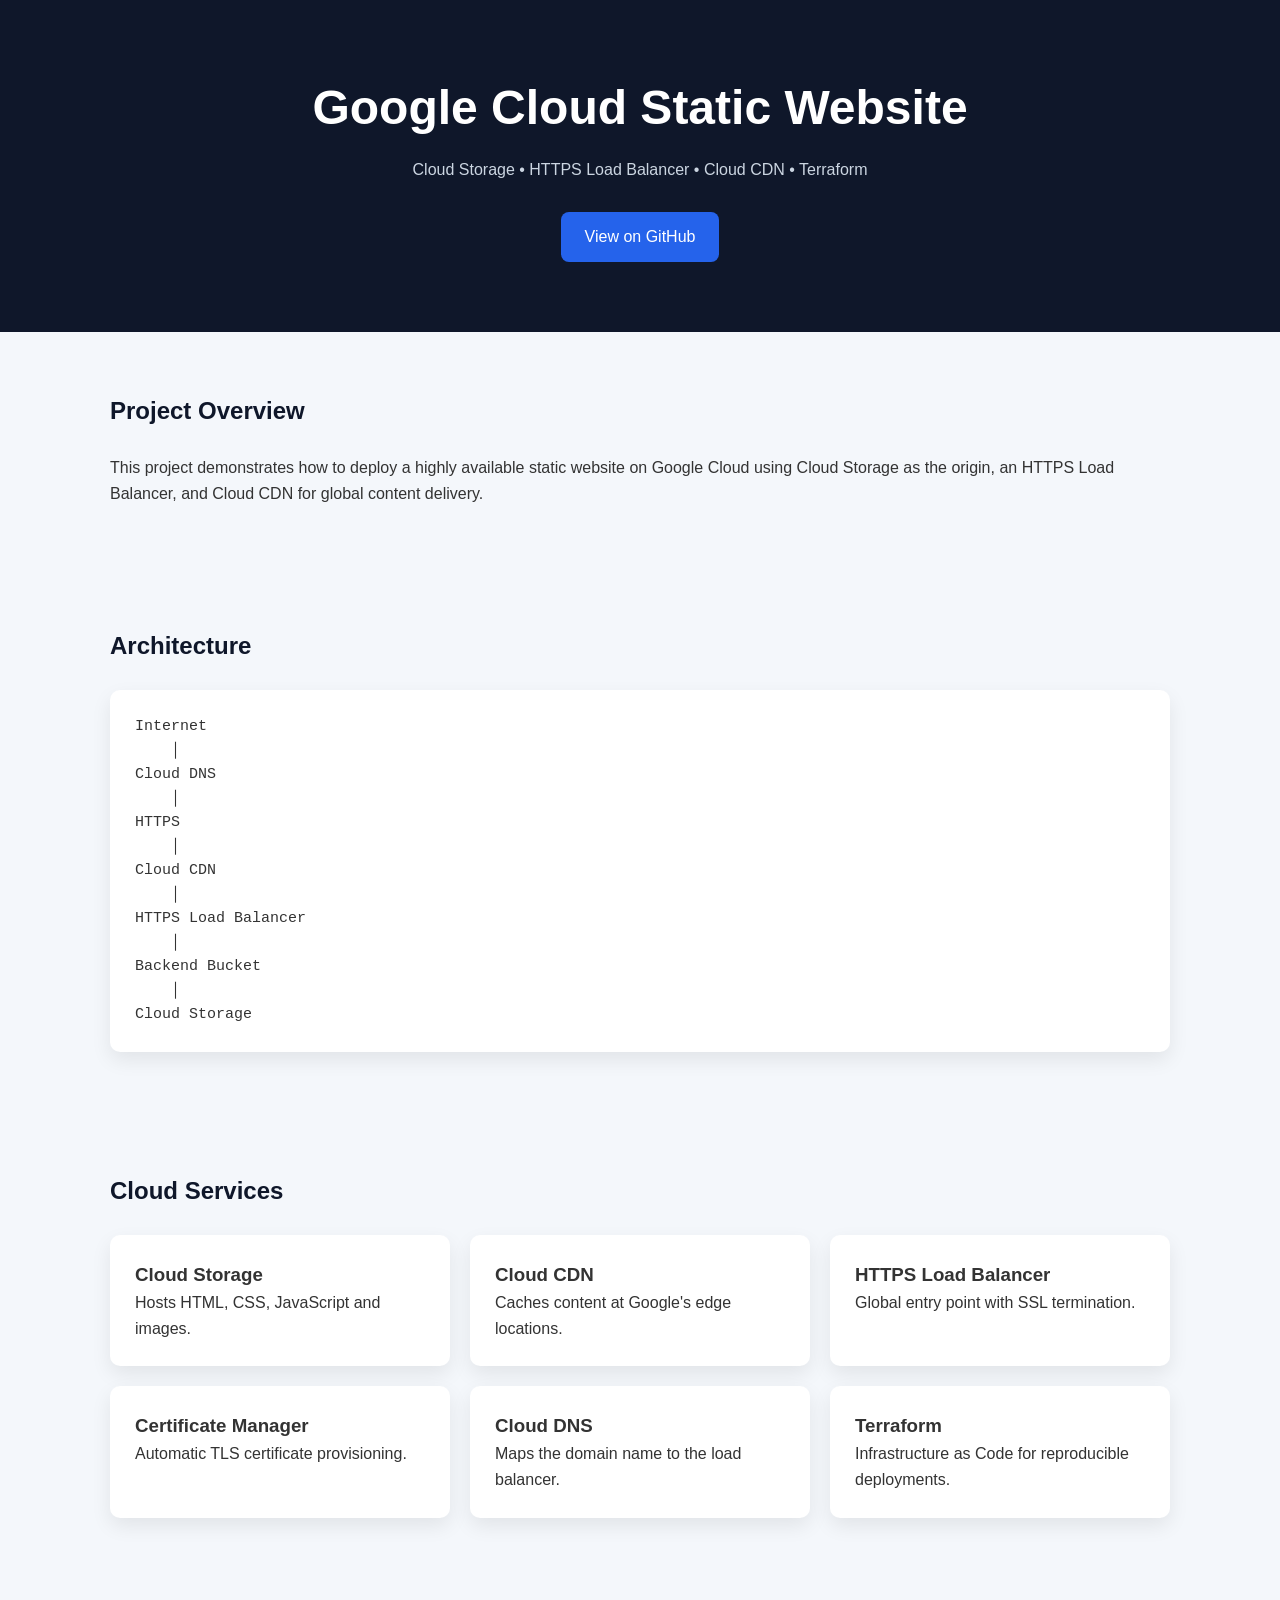
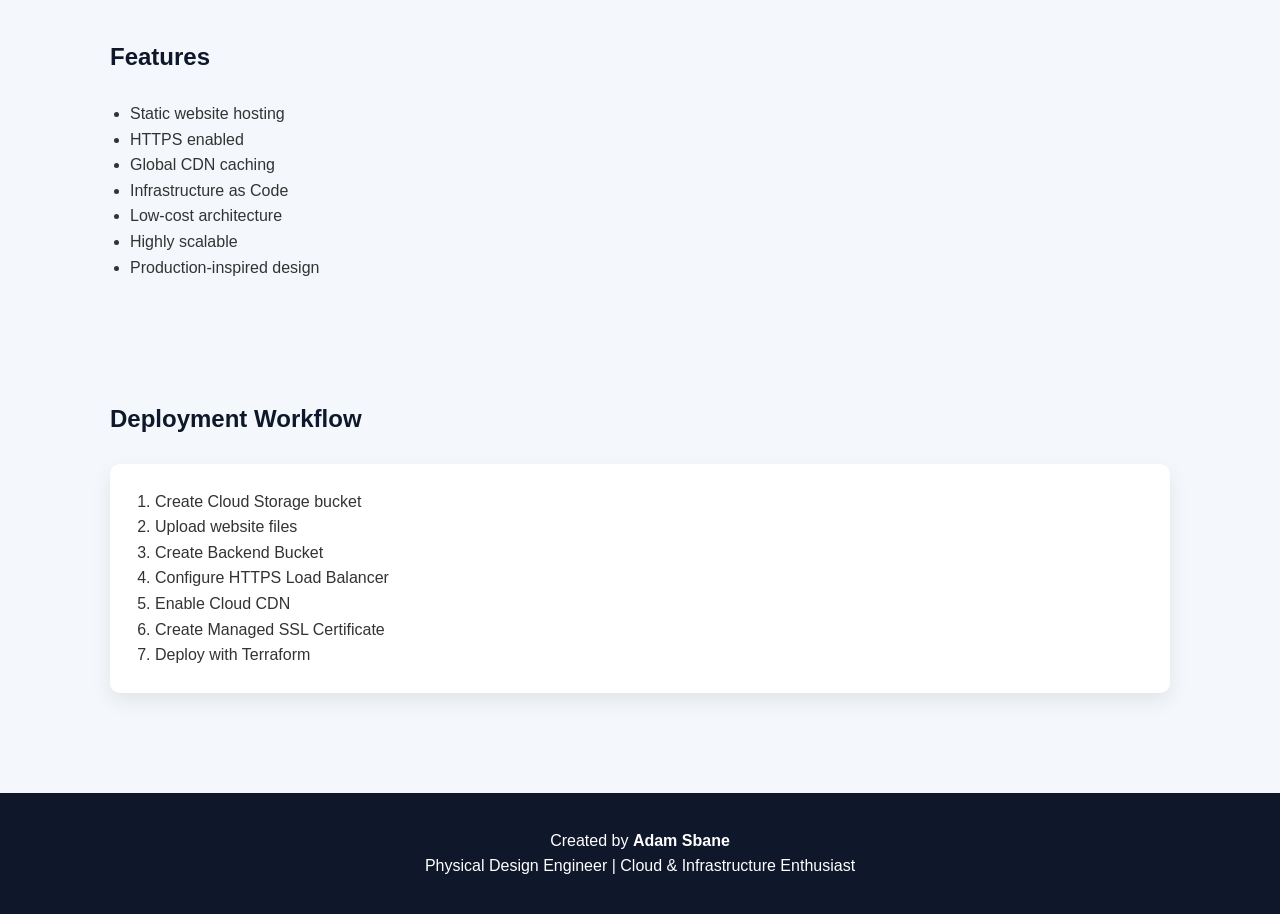
<file: website/index.html>
<!DOCTYPE html>
<html lang="en">
<head>
    <meta charset="UTF-8">
    <meta name="viewport" content="width=device-width, initial-scale=1.0">
    <title>GCP Static Website with Cloud CDN</title>
    <link rel="stylesheet" href="styles.css">
</head>

<body>

<header>
    <h1>Google Cloud Static Website</h1>
    <p>Cloud Storage • HTTPS Load Balancer • Cloud CDN • Terraform</p>

    <a class="button" href="https://github.com/YOUR_USERNAME/gcp-static-website">
        View on GitHub
    </a>
</header>

<section class="hero">

    <h2>Project Overview</h2>

    <p>
        This project demonstrates how to deploy a highly available static website
        on Google Cloud using Cloud Storage as the origin,
        an HTTPS Load Balancer, and Cloud CDN for global content delivery.
    </p>

</section>

<section>

<h2>Architecture</h2>

<div class="card">

<pre>
Internet
    │
Cloud DNS
    │
HTTPS
    │
Cloud CDN
    │
HTTPS Load Balancer
    │
Backend Bucket
    │
Cloud Storage
</pre>

</div>

</section>

<section>

<h2>Cloud Services</h2>

<div class="grid">

<div class="card">
<h3>Cloud Storage</h3>
<p>Hosts HTML, CSS, JavaScript and images.</p>
</div>

<div class="card">
<h3>Cloud CDN</h3>
<p>Caches content at Google's edge locations.</p>
</div>

<div class="card">
<h3>HTTPS Load Balancer</h3>
<p>Global entry point with SSL termination.</p>
</div>

<div class="card">
<h3>Certificate Manager</h3>
<p>Automatic TLS certificate provisioning.</p>
</div>

<div class="card">
<h3>Cloud DNS</h3>
<p>Maps the domain name to the load balancer.</p>
</div>

<div class="card">
<h3>Terraform</h3>
<p>Infrastructure as Code for reproducible deployments.</p>
</div>

</div>

</section>

<section>

<h2>Features</h2>

<ul>
<li>Static website hosting</li>
<li>HTTPS enabled</li>
<li>Global CDN caching</li>
<li>Infrastructure as Code</li>
<li>Low-cost architecture</li>
<li>Highly scalable</li>
<li>Production-inspired design</li>
</ul>

</section>

<section>

<h2>Deployment Workflow</h2>

<div class="card">

<ol>
<li>Create Cloud Storage bucket</li>
<li>Upload website files</li>
<li>Create Backend Bucket</li>
<li>Configure HTTPS Load Balancer</li>
<li>Enable Cloud CDN</li>
<li>Create Managed SSL Certificate</li>
<li>Deploy with Terraform</li>
</ol>

</div>

</section>

<footer>

<p>
Created by <strong>Adam Sbane</strong><br>
Physical Design Engineer | Cloud & Infrastructure Enthusiast
</p>

</footer>

</body>
</html>
</file>
<file: website/styles.css>
*{
    margin:0;
    padding:0;
    box-sizing:border-box;
}

body{
    font-family:Arial,Helvetica,sans-serif;
    background:#f4f7fb;
    color:#333;
    line-height:1.6;
}

header{
    background:#0f172a;
    color:white;
    text-align:center;
    padding:70px 20px;
}

header h1{
    font-size:3rem;
    margin-bottom:10px;
}

header p{
    color:#cbd5e1;
    margin-bottom:30px;
}

.button{
    display:inline-block;
    padding:12px 24px;
    text-decoration:none;
    background:#2563eb;
    color:white;
    border-radius:8px;
    transition:.3s;
}

.button:hover{
    background:#1d4ed8;
}

section{
    max-width:1100px;
    margin:auto;
    padding:60px 20px;
}

h2{
    margin-bottom:25px;
    color:#0f172a;
}

.grid{
    display:grid;
    grid-template-columns:repeat(auto-fit,minmax(260px,1fr));
    gap:20px;
}

.card{
    background:white;
    padding:25px;
    border-radius:10px;
    box-shadow:0 8px 20px rgba(0,0,0,.08);
}

pre{
    white-space:pre-wrap;
    font-size:15px;
}

ul{
    margin-left:20px;
}

ol{
    margin-left:20px;
}

footer{
    background:#0f172a;
    color:white;
    text-align:center;
    padding:35px;
    margin-top:40px;
}
</file>
